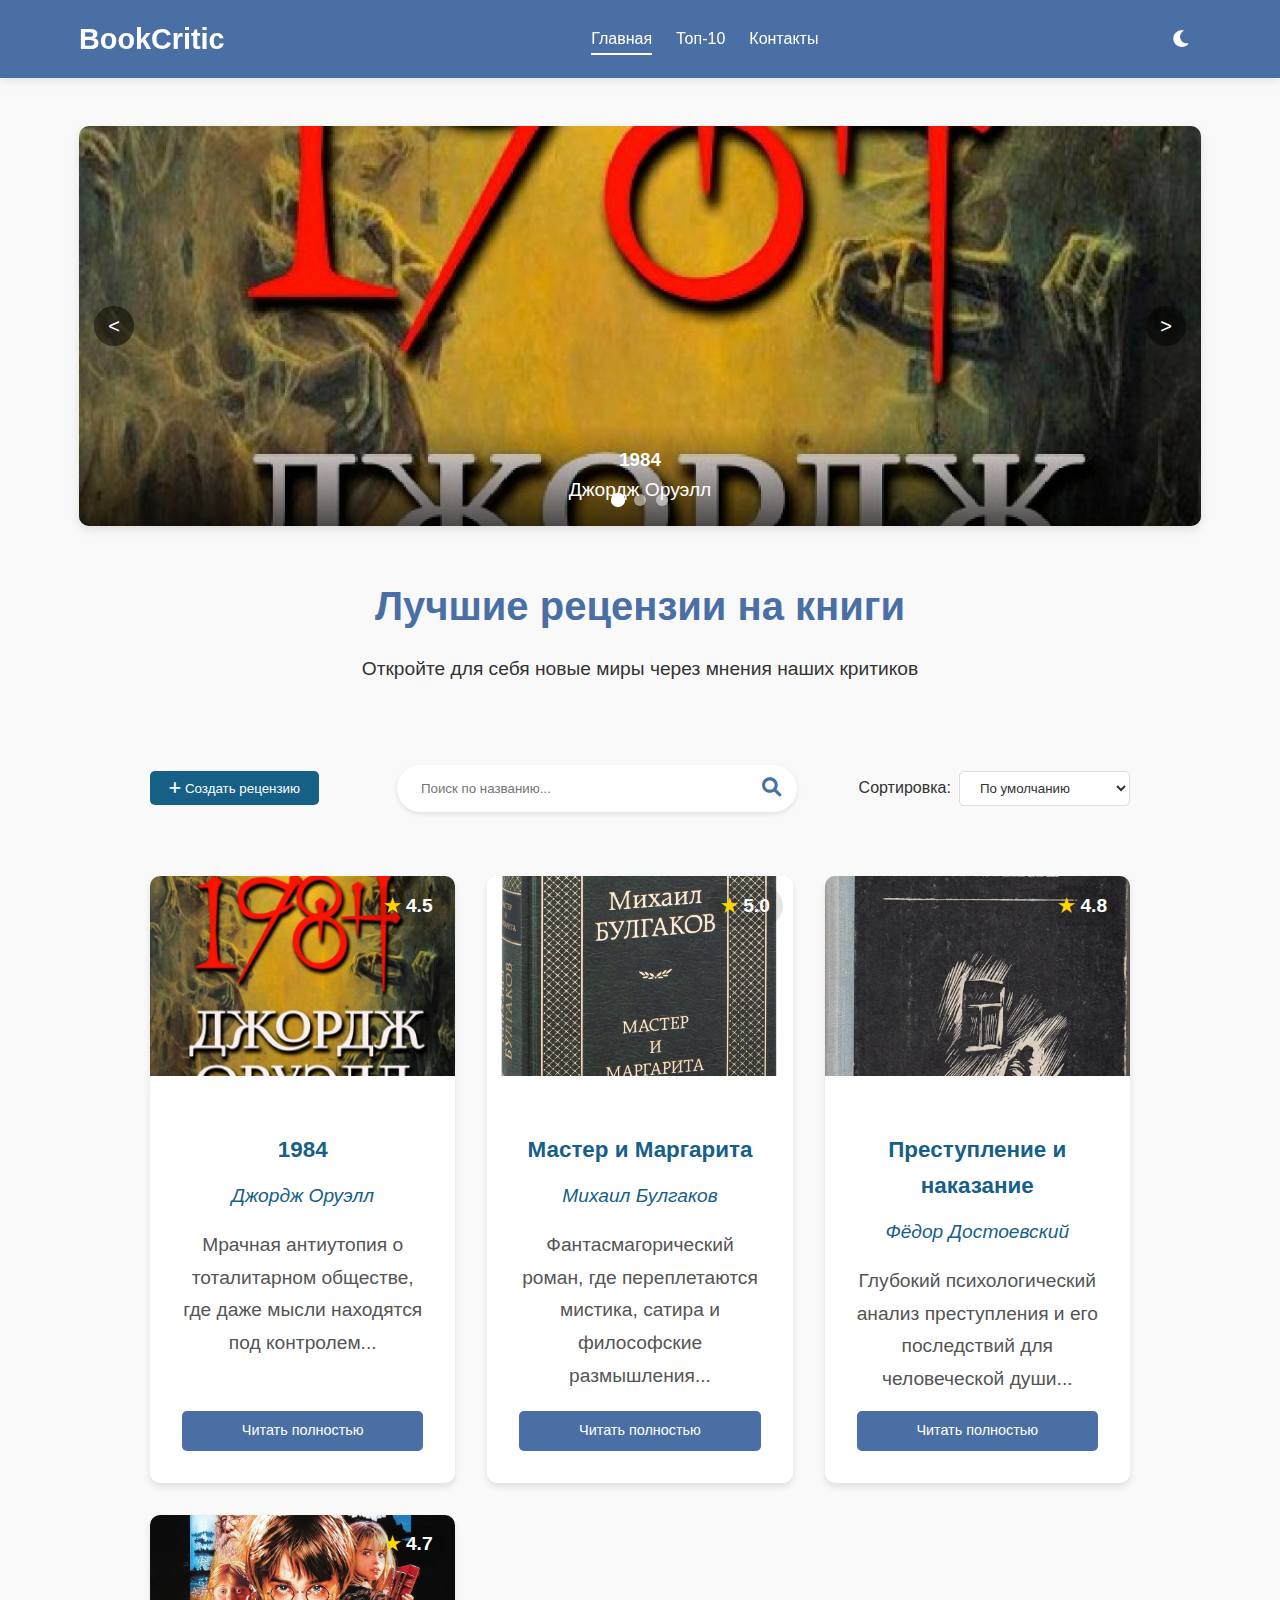
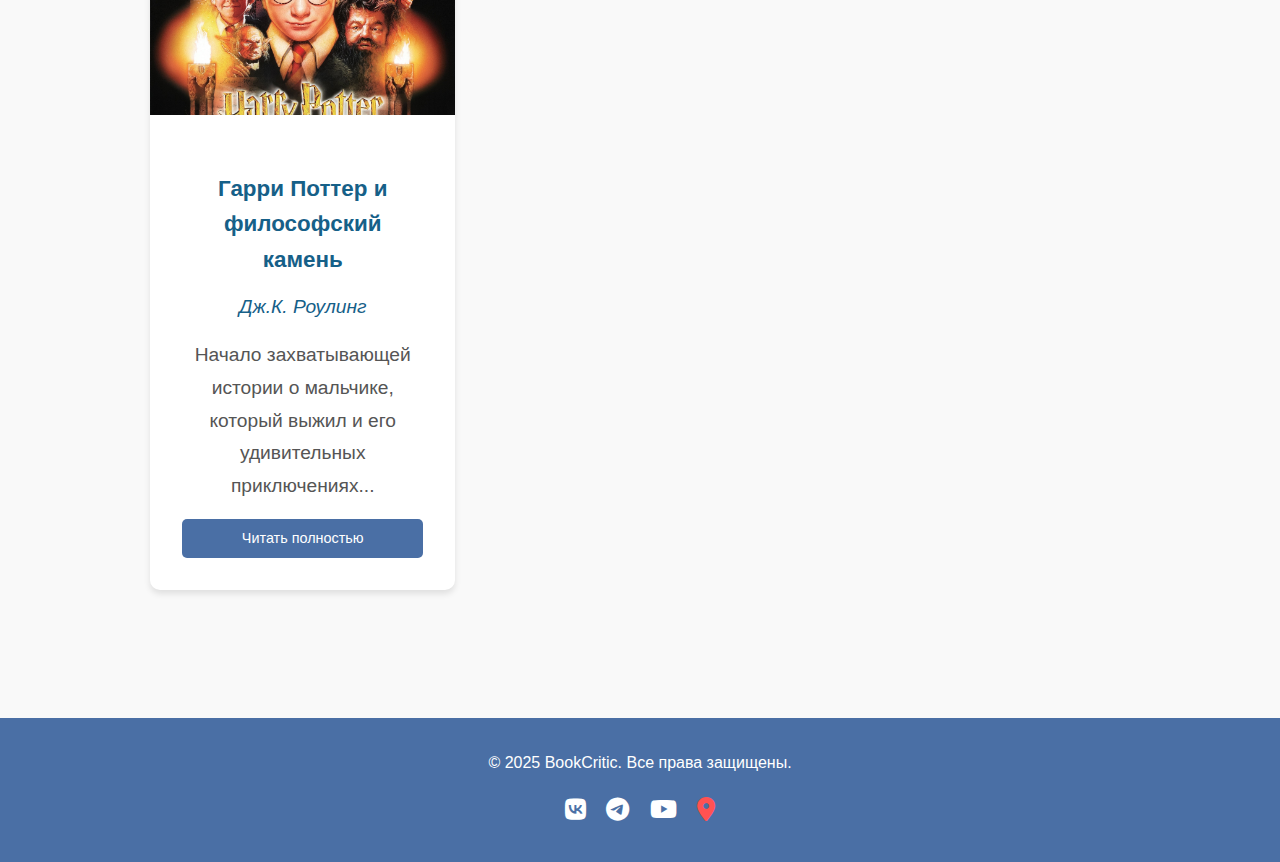
<file: kursa44/index.html>
<!DOCTYPE html>
<html lang="ru">
<head>
  <meta charset="UTF-8">
  <meta name="viewport" content="width=device-width, initial-scale=1.0">
  <title>BookCritic - Рецензии на книги</title>
  <link rel="stylesheet" href="css/style.css">
  <link rel="stylesheet" href="css/poisk.css">
  <link rel="stylesheet" href="css/new_recension.css">
  <link rel="stylesheet" href="https://cdnjs.cloudflare.com/ajax/libs/font-awesome/6.0.0-beta3/css/all.min.css">
</head>
<body class="light-theme">
<header class="header">
  <div class="container">
    <div class="header-inner">
      <a href="./index.html" class="logo">BookCritic</a>
      <nav class="nav">
        <ul>
          <li><a href="index.html" class="active">Главная</a></li>
          <li><a href="top10.html">Топ-10</a></li>
          <li><a href="contacts.html">Контакты</a></li>
        </ul>
      </nav>
      <button class="theme-toggle">
        <i class="fas fa-moon"></i>
        <i class="fas fa-sun"></i>
      </button>
    </div>
  </div>
</header>
<div id="review-modal" class="modal">
  <div class="modal-content">
    <span class="close">&times;</span>
    <h2>Создать новую рецензию</h2>
    <form id="review-form">
      <div class="form-group">
        <label for="book-title">Название книги:</label>
        <input type="text" id="book-title" required>
      </div>
      <div class="form-group">
        <label for="book-author">Автор:</label>
        <input type="text" id="book-author" required>
      </div>
      <div class="form-group">
        <label for="book-image">Ссылка на изображение:</label>
        <input type="url" id="book-image" placeholder="https://example.com/image.jpg">
      </div>
      <div class="form-group">
        <label for="book-review">Рецензия:</label>
        <textarea id="book-review" rows="5" required></textarea>
      </div>
      <div class="form-group">
        <label for="book-pros">Положительные моменты (через запятую):</label>
        <input type="text" id="book-pros" placeholder="Интересный сюжет, Хорошие персонажи">
      </div>
      <div class="form-group">
        <label for="book-cons">Отрицательные моменты (через запятую):</label>
        <input type="text" id="book-cons" placeholder="Медленное начало, Плохая концовка">
      </div>
      <div class="form-group">
        <label for="book-rating">Рейтинг (1-5):</label>
        <div class="rating-stars">
          <i class="far fa-star" data-rating="1"></i>
          <i class="far fa-star" data-rating="2"></i>
          <i class="far fa-star" data-rating="3"></i>
          <i class="far fa-star" data-rating="4"></i>
          <i class="far fa-star" data-rating="5"></i>
          <input type="hidden" id="book-rating" value="0">
        </div>
      </div>
      <button type="submit" class="submit-btn">Опубликовать рецензию</button>
    </form>
  </div>
</div>
<main class="main">
    <div class="container">
      <section class="hero">
        <div class="carousel-container">
          <div class="carousel">
            <div class="carousel-item active">
              <img src="img/1944.jpg" alt="1984">
              <div class="carousel-caption">
                <h3>1984</h3>
                <p>Джордж Оруэлл</p>
              </div>
            </div>
            <div class="carousel-item">
              <img src="img/master.jpg" alt="Мастер и Маргарита">
              <div class="carousel-caption">
                <h3>Мастер и Маргарита</h3>
                <p>Михаил Булгаков</p>
              </div>
            </div>
            <div class="carousel-item">
              <img src="img/crime.jpg" alt="Преступление и наказание">
              <div class="carousel-caption">
                <h3>Преступление и наказание</h3>
                <p>Фёдор Достоевский</p>
              </div>
            </div>
          </div>
          <button class="carousel-control prev">&lt;</button>
          <button class="carousel-control next">&gt;</button>
          <div class="carousel-indicators">
            <span class="active"></span>
            <span></span>
            <span></span>
          </div>
        </div>

  <div class="container">
    <section class="hero">
      <h2>Лучшие рецензии на книги</h2>
      <p>Откройте для себя новые миры через мнения наших критиков</p>
    </section>
    <div class="search-sort-panel">
      <div class="search-box">
        <input type="text" id="search-input" placeholder="Поиск по названию...">
        <button id="search-btn"><i class="fas fa-search"></i></button>
      </div>
      <div class="sort-options">
        <label for="sort-select">Сортировка:</label>
        <select id="sort-select">
          <option value="default">По умолчанию</option>
          <option value="title-asc">По названию (А-Я)</option>
          <option value="title-desc">По названию (Я-А)</option>
          <option value="rating-asc">По рейтингу (↑)</option>
          <option value="rating-desc">По рейтингу (↓)</option>
        </select>
      </div>
    </div>
    <section class="reviews">
      <div class="review-card">
        <div class="review-image">
          <img src="img/1944.jpg" alt="1984">
          <div class="rating">4.5</div>
        </div>
        <div class="review-content">
          <h3>1984</h3>
          <p class="author">Джордж Оруэлл</p>
          <p class="excerpt">Мрачная антиутопия о тоталитарном обществе, где даже мысли находятся под контролем...</p>
          <a href="#" class="read-more">Читать полностью</a>
        </div>
      </div>

      <div class="review-card">
        <div class="review-image">
          <img src="img/master.jpg" alt="Мастер и Маргарита">
          <div class="rating">5.0</div>
        </div>
        <div class="review-content">
          <h3>Мастер и Маргарита</h3>
          <p class="author">Михаил Булгаков</p>
          <p class="excerpt">Фантасмагорический роман, где переплетаются мистика, сатира и философские размышления...</p>
          <a href="master.html" class="read-more">Читать полностью</a>
        </div>
      </div>

      <div class="review-card">
        <div class="review-image">
          <img src="img/crime.jpg" alt="Преступление и наказание">
          <div class="rating">4.8</div>
        </div>
        <div class="review-content">
          <h3>Преступление и наказание</h3>
          <p class="author">Фёдор Достоевский</p>
          <p class="excerpt">Глубокий психологический анализ преступления и его последствий для человеческой души...</p>
          <a href="#" class="read-more">Читать полностью</a>
        </div>
      </div>

      <div class="review-card">
        <div class="review-image">
          <img src="img/harry.jpg" alt="Гарри Поттер и философский камень">
          <div class="rating">4.7</div>
        </div>
        <div class="review-content">
          <h3>Гарри Поттер и философский камень</h3>
          <p class="author">Дж.К. Роулинг</p>
          <p class="excerpt">Начало захватывающей истории о мальчике, который выжил и его удивительных приключениях...</p>
          <a href="#" class="read-more">Читать полностью</a>
        </div>
      </div>
    </section>
  </div>

    </div>
</main>

<footer class="footer">
  <div class="container">
    <p>&copy; 2025 BookCritic. Все права защищены.</p>
    <div class="social-links">
      <a href="#"><i class="fab fa-vk"></i></a>
      <a href="#"><i class="fab fa-telegram"></i></a>
      <a href="#"><i class="fab fa-youtube"></i></a>
      <a href="https://www.google.com/maps/place/%D1%83%D0%BB.+%D0%AF%D0%BA%D1%83%D0%B1%D0%B0+%D0%9A%D0%BE%D0%BB%D0%B0%D1%81%D0%B0+28,+%D0%9C%D0%B8%D0%BD%D1%81%D0%BA,+%D0%91%D0%B5%D0%BB%D0%B0%D1%80%D1%83%D1%81%D1%8C/@53.9255606,27.5914765,17z/data=!3m1!4b1!4m6!3m5!1s0x46dbcf095840a8a3:0x74724d3d8e812c70!8m2!3d53.9255575!4d27.5940514!16s%2Fg%2F11f3k9w7_1?entry=ttu"
         target="_blank"
         class="map-link"
         title="Наш офис на карте">
        <i class="fas fa-map-marker-alt"></i></a>
    </div>
  </div>
</footer>

<script src="js/main.js"></script>
<script src="js/karusel.js"></script>
<script src="js/poisk.js"></script></body>
</html>
</file>
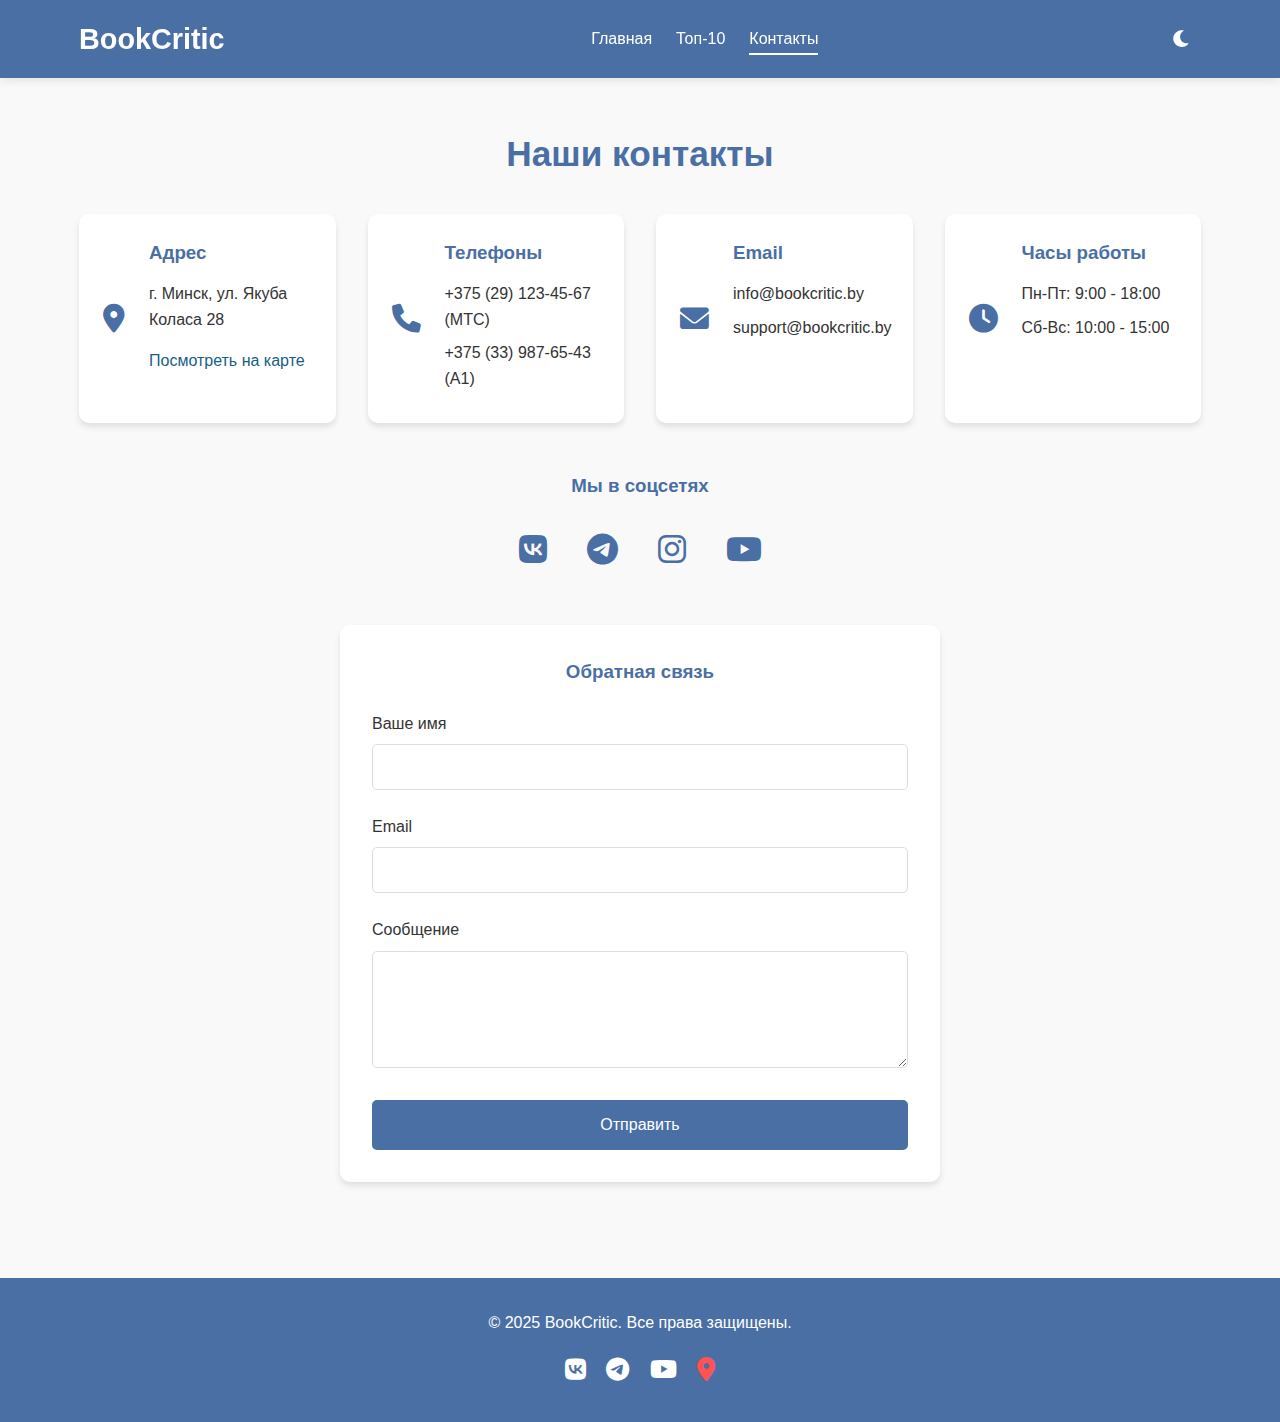
<file: kursa44/contacts.html>
<!DOCTYPE html>
<html lang="ru">
<head>
  <meta charset="UTF-8">
  <meta name="viewport" content="width=device-width, initial-scale=1.0">
  <title>BookCritic - Контакты</title>
  <link rel="stylesheet" href="css/style.css">
  <link rel="stylesheet" href="https://cdnjs.cloudflare.com/ajax/libs/font-awesome/6.0.0-beta3/css/all.min.css">
</head>
<body class="light-theme">
<header class="header">
  <div class="container">
    <div class="header-inner">
      <a href="./index.html" class="logo">BookCritic</a>
      <nav class="nav">
        <ul>
          <li><a href="index.html">Главная</a></li>
          <li><a href="top10.html">Топ-10</a></li>
          <li><a href="contacts.html" class="active">Контакты</a></li>
        </ul>
      </nav>
      <button class="theme-toggle">
        <i class="fas fa-moon"></i>
        <i class="fas fa-sun"></i>
      </button>
    </div>
  </div>
</header>

<main class="main contacts-page">
  <div class="container">
    <section class="contacts-section">
      <h2>Наши контакты</h2>

      <div class="contacts-grid">
        <div class="contact-card">
          <div class="contact-icon">
            <i class="fas fa-map-marker-alt"></i>
          </div>
          <div class="contact-info">
            <h3>Адрес</h3>
            <p>г. Минск, ул. Якуба Коласа 28</p>
            <a href="https://www.google.com/maps/place/%D1%83%D0%BB.+%D0%AF%D0%BA%D1%83%D0%B1%D0%B0+%D0%9A%D0%BE%D0%BB%D0%B0%D1%81%D0%B0+28,+%D0%9C%D0%B8%D0%BD%D1%81%D0%BA,+%D0%91%D0%B5%D0%BB%D0%B0%D1%80%D1%83%D1%81%D1%8C/@53.9255606,27.5914765,17z/data=!3m1!4b1!4m6!3m5!1s0x46dbcf095840a8a3:0x74724d3d8e812c70!8m2!3d53.9255575!4d27.5940514!16s%2Fg%2F11f3k9w7_1?entry=ttu"
               target="_blank"
               class="map-link">
              Посмотреть на карте
            </a>
          </div>
        </div>

        <div class="contact-card">
          <div class="contact-icon">
            <i class="fas fa-phone"></i>
          </div>
          <div class="contact-info">
            <h3>Телефоны</h3>
            <p>+375 (29) 123-45-67 (МТС)</p>
            <p>+375 (33) 987-65-43 (A1)</p>
          </div>
        </div>

        <div class="contact-card">
          <div class="contact-icon">
            <i class="fas fa-envelope"></i>
          </div>
          <div class="contact-info">
            <h3>Email</h3>
            <p>info@bookcritic.by</p>
            <p>support@bookcritic.by</p>
          </div>
        </div>

        <div class="contact-card">
          <div class="contact-icon">
            <i class="fas fa-clock"></i>
          </div>
          <div class="contact-info">
            <h3>Часы работы</h3>
            <p>Пн-Пт: 9:00 - 18:00</p>
            <p>Сб-Вс: 10:00 - 15:00</p>
          </div>
        </div>
      </div>

      <div class="social-block">
        <h3>Мы в соцсетях</h3>
        <div class="social-links">
          <a href="#" target="_blank"><i class="fab fa-vk"></i></a>
          <a href="#" target="_blank"><i class="fab fa-telegram"></i></a>
          <a href="#" target="_blank"><i class="fab fa-instagram"></i></a>
          <a href="#" target="_blank"><i class="fab fa-youtube"></i></a>
        </div>
      </div>

      <div class="feedback-form">
        <h3>Обратная связь</h3>
        <form>
          <div class="form-group">
            <label for="name">Ваше имя</label>
            <input type="text" id="name" required>
          </div>
          <div class="form-group">
            <label for="email">Email</label>
            <input type="email" id="email" required>
          </div>
          <div class="form-group">
            <label for="message">Сообщение</label>
            <textarea id="message" rows="5" required></textarea>
          </div>
          <button type="submit" class="submit-btn">Отправить</button>
        </form>
      </div>
    </section>
  </div>
</main>

<footer class="footer">
  <div class="container">
    <p>&copy; 2025 BookCritic. Все права защищены.</p>
    <div class="social-links">
      <a href="#"><i class="fab fa-vk"></i></a>
      <a href="#"><i class="fab fa-telegram"></i></a>
      <a href="#"><i class="fab fa-youtube"></i></a>
      <a href="contacts.html" class="map-link">
        <i class="fas fa-map-marker-alt"></i>
      </a>
    </div>
  </div>
</footer>

<script src="js/main.js"></script>
</body>
</html>
</file>
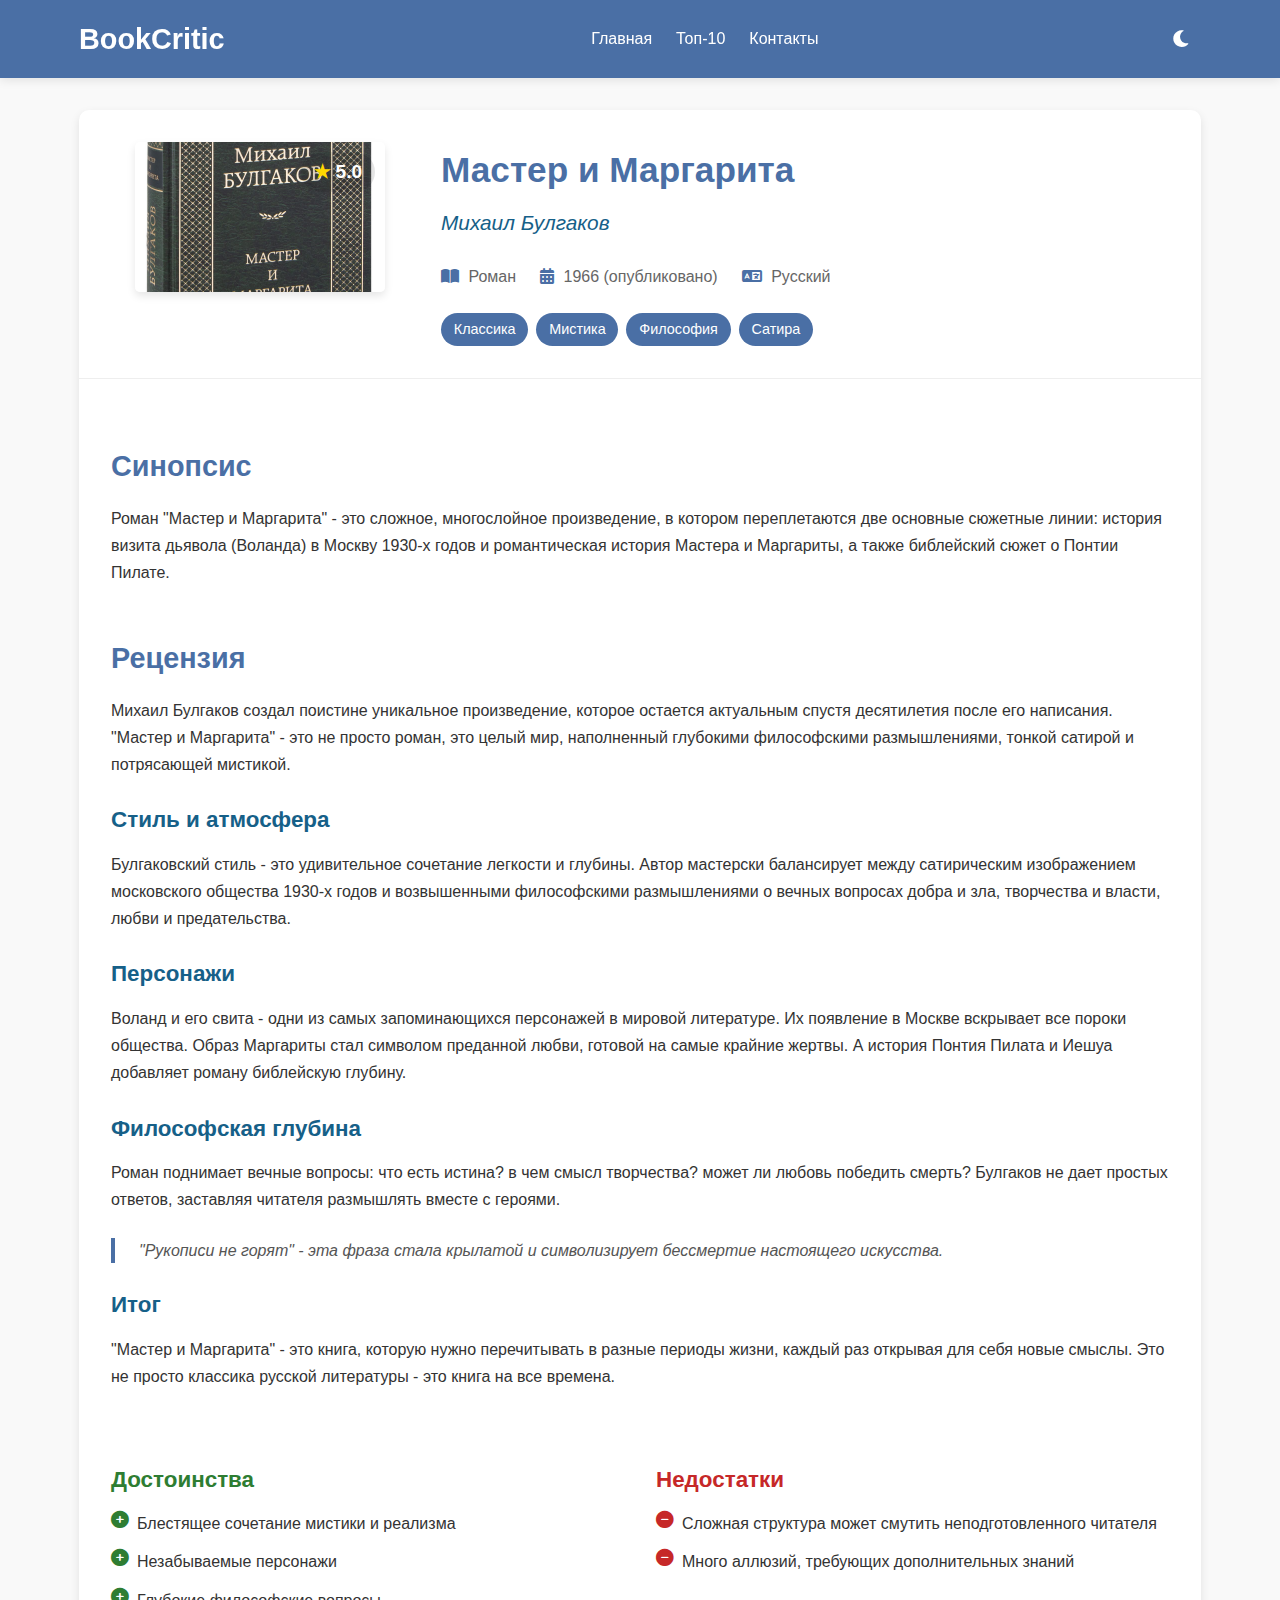
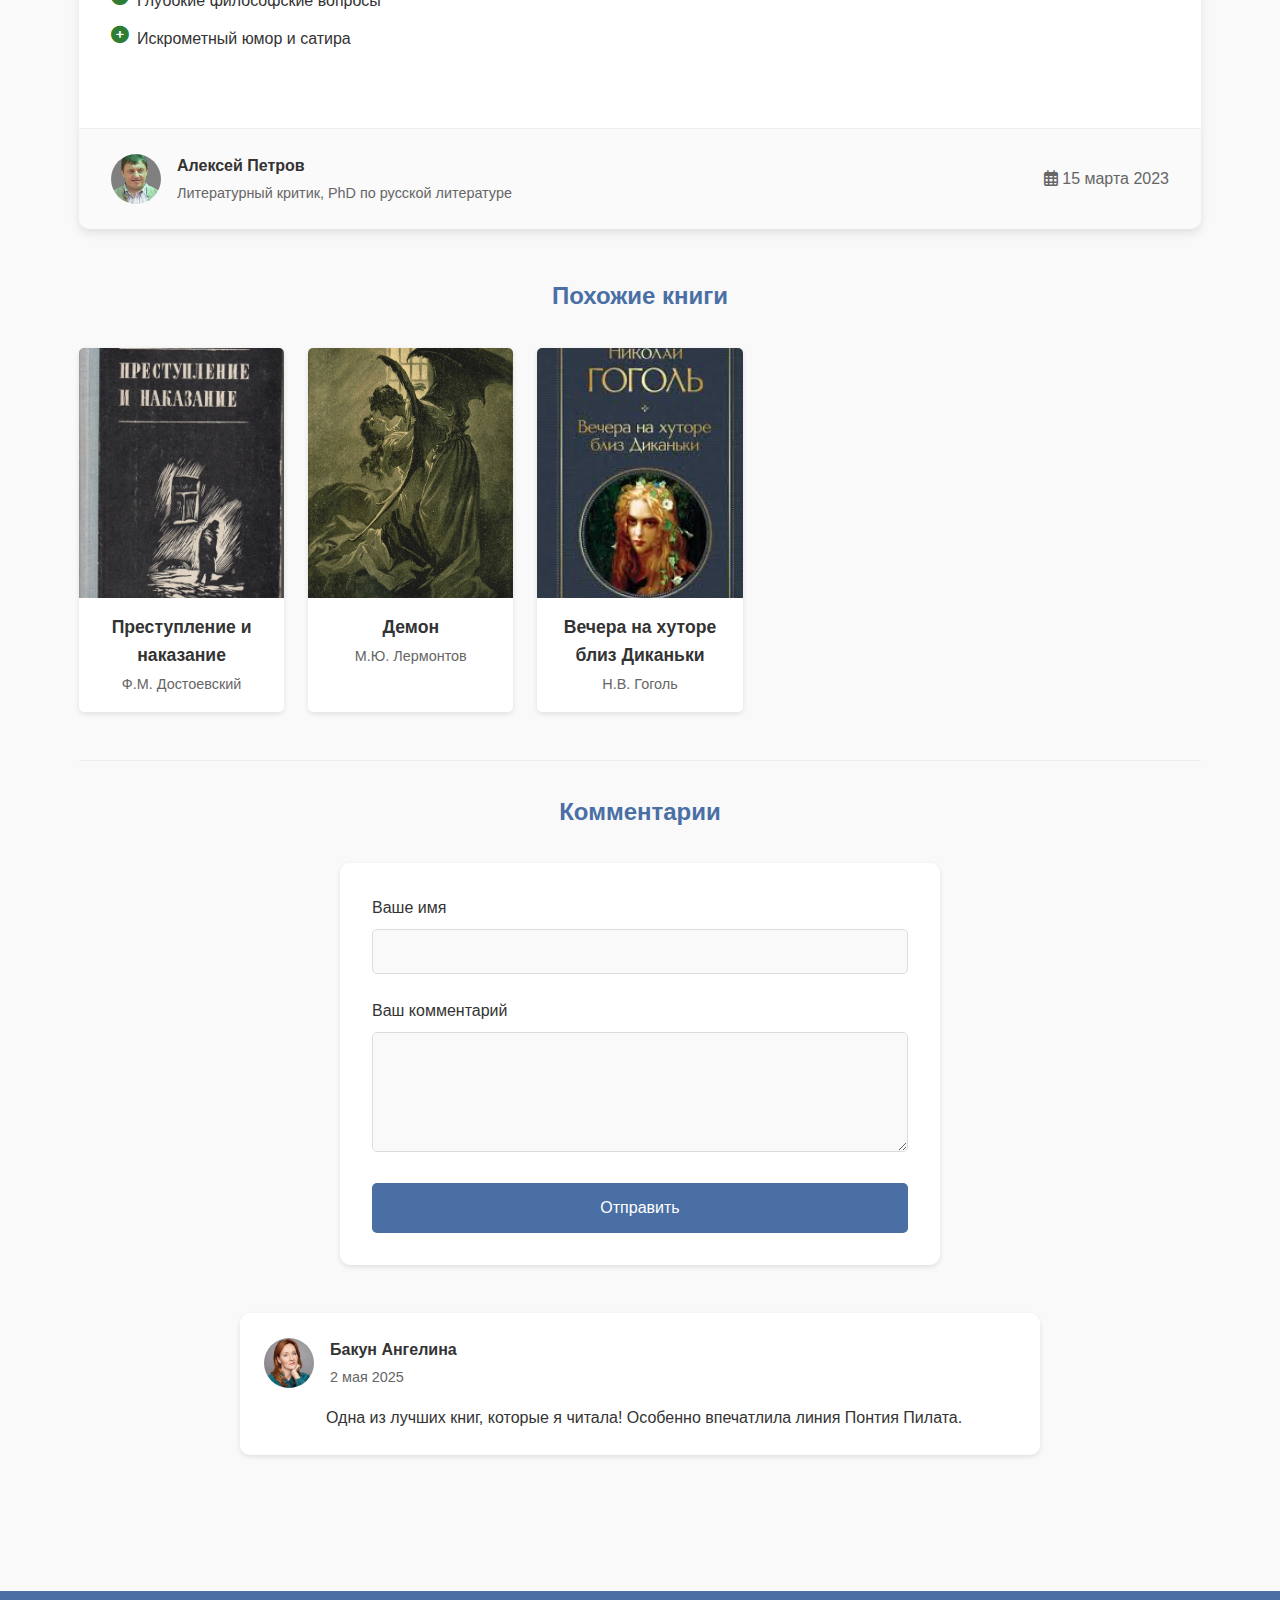
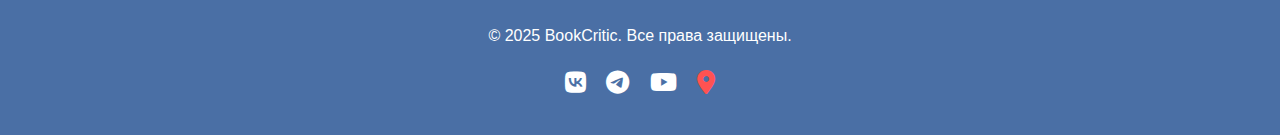
<file: kursa44/master.html>
<!DOCTYPE html>
<html lang="ru">
<head>
  <meta charset="UTF-8">
  <meta name="viewport" content="width=device-width, initial-scale=1.0">
  <title>BookCritic - Мастер и Маргарита</title>
  <link rel="stylesheet" href="css/style.css">
  <link rel="stylesheet" href="https://cdnjs.cloudflare.com/ajax/libs/font-awesome/6.0.0-beta3/css/all.min.css">
</head>
<body class="light-theme">
<header class="header">
  <div class="container">
    <div class="header-inner">
      <a href="./index.html" class="logo">BookCritic</a>
      <nav class="nav">
        <ul>
          <li><a href="index.html">Главная</a></li>
          <li><a href="top10.html">Топ-10</a></li>
          <li><a href="contacts.html">Контакты</a></li>
        </ul>
      </nav>
      <button class="theme-toggle">
        <i class="fas fa-moon"></i>
        <i class="fas fa-sun"></i>
      </button>
    </div>
  </div>
</header>

<main class="main book-review">
  <div class="container">
    <article class="review-article">
      <div class="book-header">
        <div class="book-cover">
          <img src="img/master.jpg" alt="Обложка книги Мастер и Маргарита">
          <div class="rating">5.0</div>
        </div>
        <div class="book-meta">
          <h1>Мастер и Маргарита</h1>
          <p class="author">Михаил Булгаков</p>
          <div class="details">
            <span><i class="fas fa-book-open"></i> Роман</span>
            <span><i class="fas fa-calendar-alt"></i> 1966 (опубликовано)</span>
            <span><i class="fas fa-language"></i> Русский</span>
          </div>
          <div class="tags">
            <span class="tag">Классика</span>
            <span class="tag">Мистика</span>
            <span class="tag">Философия</span>
            <span class="tag">Сатира</span>
          </div>
        </div>
      </div>

      <div class="review-content">
        <section class="synopsis">
          <h2>Синопсис</h2>
          <p>Роман "Мастер и Маргарита" - это сложное, многослойное произведение, в котором переплетаются две основные сюжетные линии: история визита дьявола (Воланда) в Москву 1930-х годов и романтическая история Мастера и Маргариты, а также библейский сюжет о Понтии Пилате.</p>
        </section>

        <section class="review-text">
          <h2>Рецензия</h2>
          <p>Михаил Булгаков создал поистине уникальное произведение, которое остается актуальным спустя десятилетия после его написания. "Мастер и Маргарита" - это не просто роман, это целый мир, наполненный глубокими философскими размышлениями, тонкой сатирой и потрясающей мистикой.</p>

          <h3>Стиль и атмосфера</h3>
          <p>Булгаковский стиль - это удивительное сочетание легкости и глубины. Автор мастерски балансирует между сатирическим изображением московского общества 1930-х годов и возвышенными философскими размышлениями о вечных вопросах добра и зла, творчества и власти, любви и предательства.</p>

          <h3>Персонажи</h3>
          <p>Воланд и его свита - одни из самых запоминающихся персонажей в мировой литературе. Их появление в Москве вскрывает все пороки общества. Образ Маргариты стал символом преданной любви, готовой на самые крайние жертвы. А история Понтия Пилата и Иешуа добавляет роману библейскую глубину.</p>

          <h3>Философская глубина</h3>
          <p>Роман поднимает вечные вопросы: что есть истина? в чем смысл творчества? может ли любовь победить смерть? Булгаков не дает простых ответов, заставляя читателя размышлять вместе с героями.</p>

          <blockquote>
            "Рукописи не горят" - эта фраза стала крылатой и символизирует бессмертие настоящего искусства.
          </blockquote>

          <h3>Итог</h3>
          <p>"Мастер и Маргарита" - это книга, которую нужно перечитывать в разные периоды жизни, каждый раз открывая для себя новые смыслы. Это не просто классика русской литературы - это книга на все времена.</p>
        </section>

        <section class="pros-cons">
          <div class="pros">
            <h3>Достоинства</h3>
            <ul>
              <li><i class="fas fa-plus-circle"></i> Блестящее сочетание мистики и реализма</li>
              <li><i class="fas fa-plus-circle"></i> Незабываемые персонажи</li>
              <li><i class="fas fa-plus-circle"></i> Глубокие философские вопросы</li>
              <li><i class="fas fa-plus-circle"></i> Искрометный юмор и сатира</li>
            </ul>
          </div>
          <div class="cons">
            <h3>Недостатки</h3>
            <ul>
              <li><i class="fas fa-minus-circle"></i> Сложная структура может смутить неподготовленного читателя</li>
              <li><i class="fas fa-minus-circle"></i> Много аллюзий, требующих дополнительных знаний</li>
            </ul>
          </div>
        </section>
      </div>

      <div class="review-footer">
        <div class="reviewer-info">
          <img src="img/aleks.jpg" alt="Аватар рецензента" class="reviewer-avatar">
          <div>
            <p class="reviewer-name">Алексей Петров</p>
            <p class="reviewer-bio">Литературный критик, PhD по русской литературе</p>
          </div>
        </div>
        <div class="review-date">
          <i class="far fa-calendar-alt"></i> 15 марта 2023
        </div>
      </div>
    </article>

    <section class="similar-books">
      <h2>Похожие книги</h2>
      <div class="books-grid">
        <div class="similar-book">
          <img src="img/crime.jpg" alt="Преступление и наказание">
          <h3>Преступление и наказание</h3>
          <p>Ф.М. Достоевский</p>
        </div>
        <div class="similar-book">
          <img src="img/demon.jpeg" alt="Демон">
          <h3>Демон</h3>
          <p>М.Ю. Лермонтов</p>
        </div>
        <div class="similar-book">
          <img src="img/gogol.jpg" alt="Вечера на хуторе близ Диканьки">
          <h3>Вечера на хуторе близ Диканьки</h3>
          <p>Н.В. Гоголь</p>
        </div>
      </div>
    </section>
    <section class="comments-section">
      <div class="container">
        <h2>Комментарии</h2>

        <form class="comment-form">
          <div class="form-group">
            <label for="comment-name">Ваше имя</label>
            <input type="text" id="comment-name" required>
          </div>
          <div class="form-group">
            <label for="comment-text">Ваш комментарий</label>
            <textarea id="comment-text" rows="4" required></textarea>
          </div>
          <button type="submit" class="submit-btn">Отправить</button>
        </form>

        <div class="comments-list">
          <!-- Пример существующего комментария -->
          <div class="comment">
            <div class="comment-header">
              <img src="img/user_avatar.jpeg" alt="Аватар пользователя" class="comment-avatar">
              <div>
                <p class="comment-author">Бакун Ангелина</p>
                <p class="comment-date">2 мая 2025</p>
              </div>
            </div>
            <div class="comment-text">
              <p>Одна из лучших книг, которые я читала! Особенно впечатлила линия Понтия Пилата.</p>
            </div>
          </div>
        </div>
      </div>
    </section>
  </div>
</main>

<footer class="footer">
  <div class="container">
    <p>&copy; 2025 BookCritic. Все права защищены.</p>
    <div class="social-links">
      <a href="#"><i class="fab fa-vk"></i></a>
      <a href="#"><i class="fab fa-telegram"></i></a>
      <a href="#"><i class="fab fa-youtube"></i></a>
      <a href="contacts.html" class="map-link">
        <i class="fas fa-map-marker-alt"></i>
      </a>
    </div>
  </div>
</footer>

<script src="js/main.js"></script>
</body>
</html>
</file>
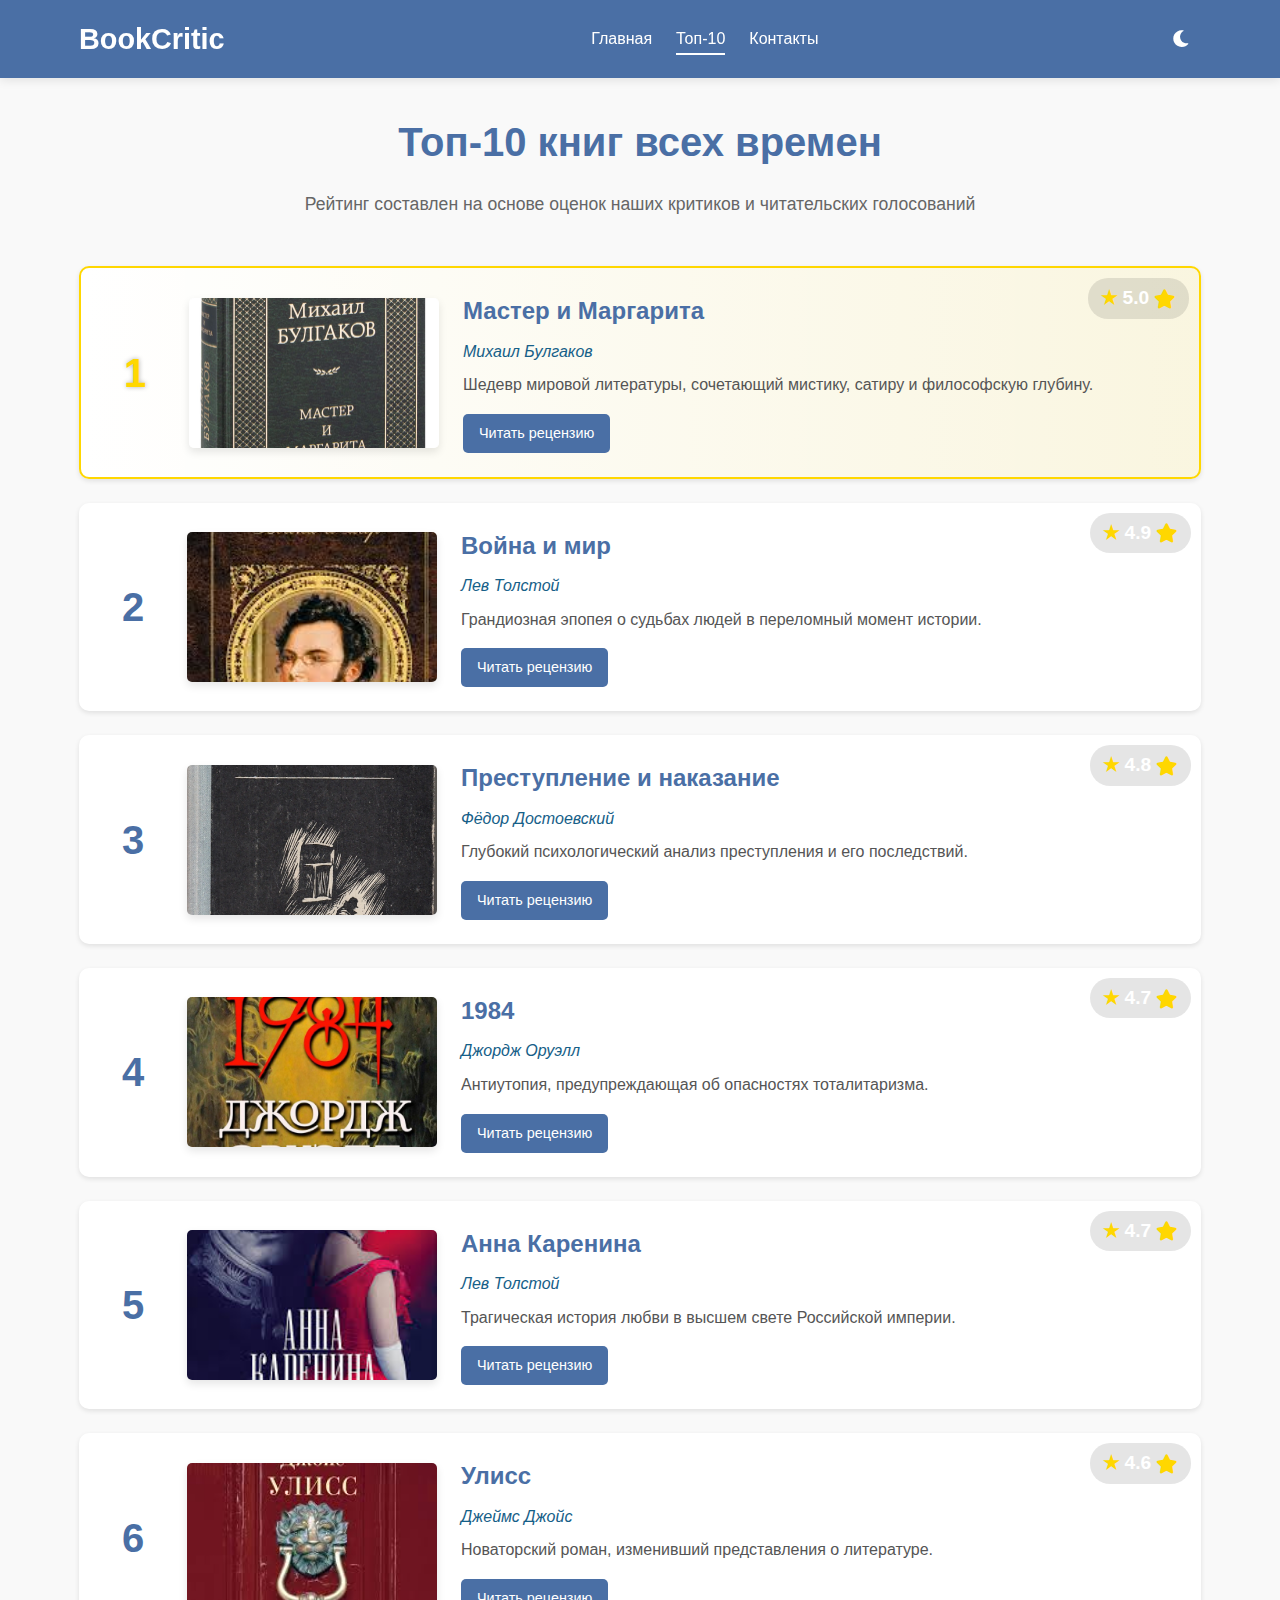
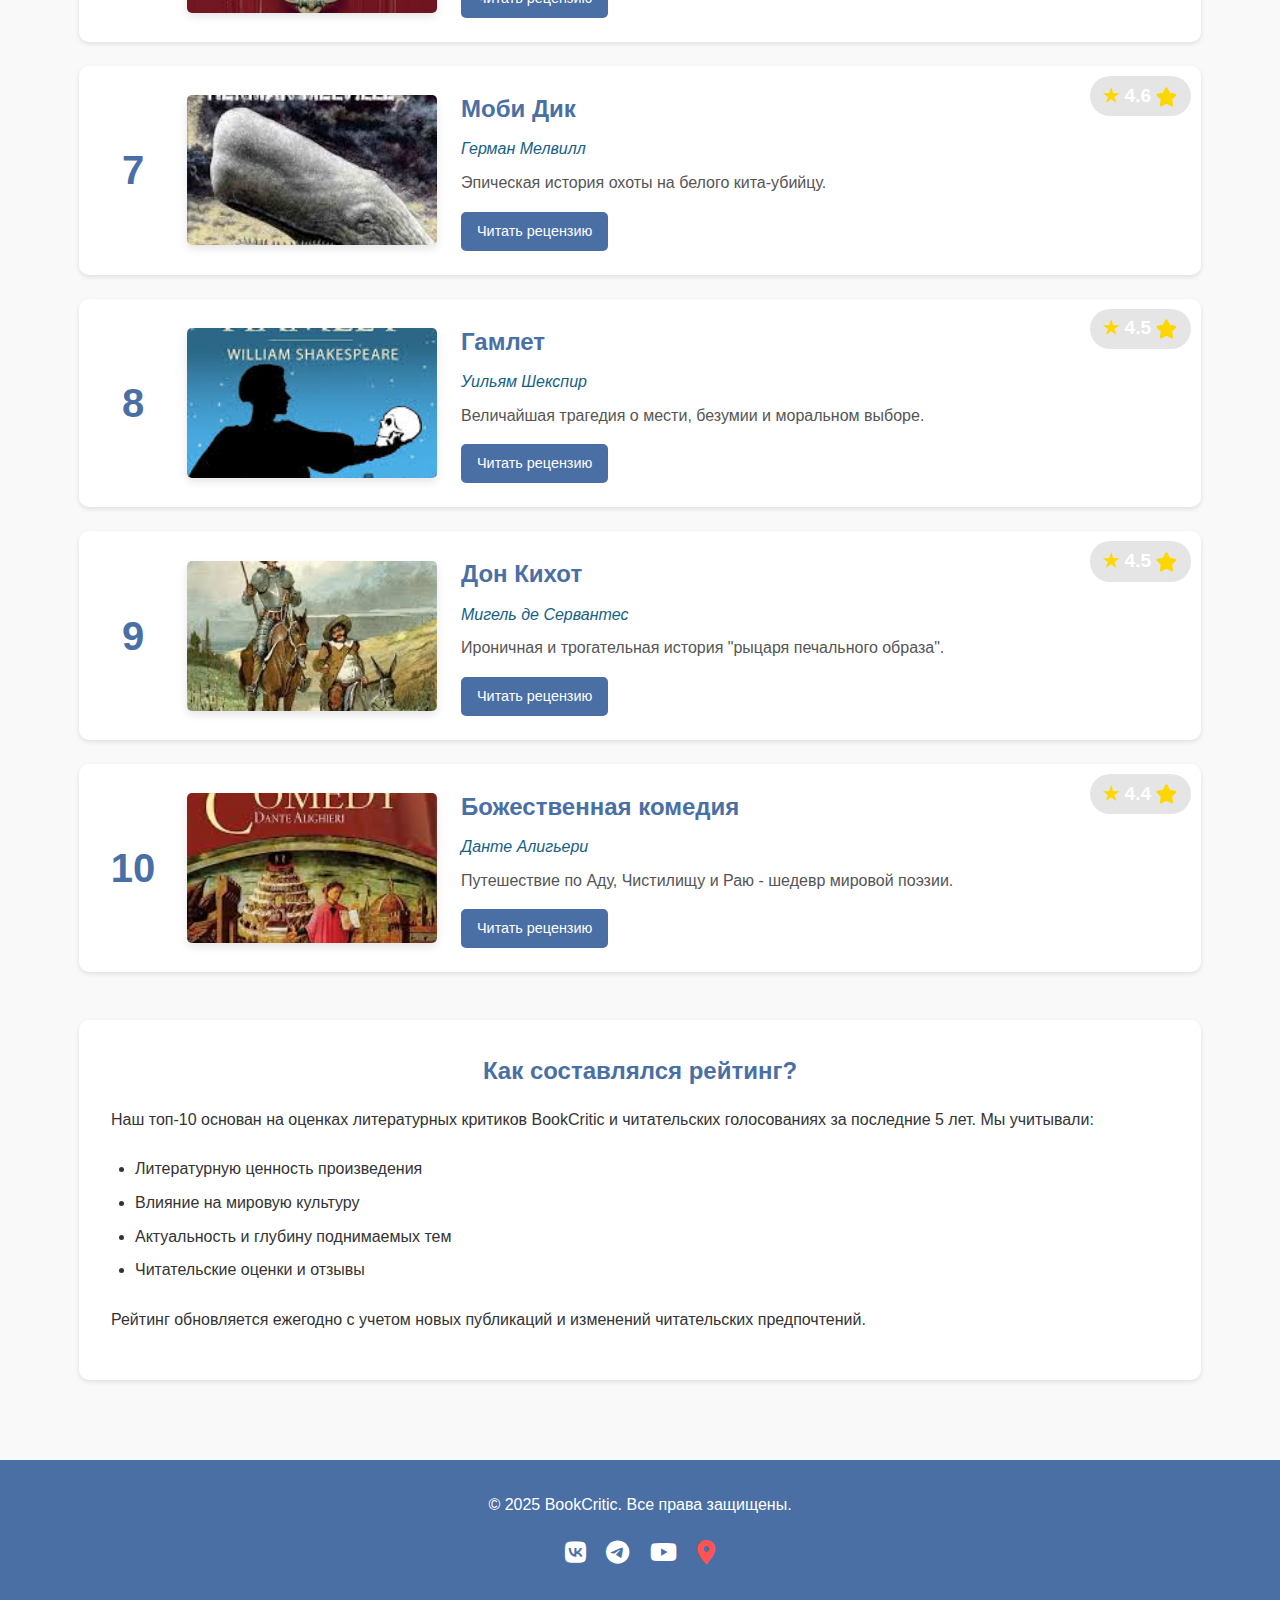
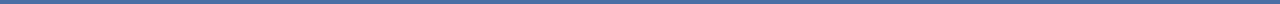
<file: kursa44/top10.html>
<!DOCTYPE html>
<html lang="ru">
<head>
  <meta charset="UTF-8">
  <meta name="viewport" content="width=device-width, initial-scale=1.0">
  <title>BookCritic - Топ-10 книг</title>
  <link rel="stylesheet" href="css/style.css">
  <link rel="stylesheet" href="https://cdnjs.cloudflare.com/ajax/libs/font-awesome/6.0.0-beta3/css/all.min.css">
</head>
<body class="light-theme">
<header class="header">
  <div class="container">
    <div class="header-inner">
      <a href="./index.html" class="logo">BookCritic</a>
      <nav class="nav">
        <ul>
          <li><a href="index.html">Главная</a></li>
          <li><a href="top10.html" class="active">Топ-10</a></li>
          <li><a href="contacts.html">Контакты</a></li>
        </ul>
      </nav>
      <button class="theme-toggle">
        <i class="fas fa-moon"></i>
        <i class="fas fa-sun"></i>
      </button>
    </div>
  </div>
</header>

<main class="main top10-page">
  <div class="container">
    <section class="top10-header">
      <h1>Топ-10 книг всех времен</h1>
      <p>Рейтинг составлен на основе оценок наших критиков и читательских голосований</p>
    </section>

    <div class="top10-grid">
      <!-- Книга 1 -->
      <div class="top10-book top">
        <div class="book-rank">1</div>
        <div class="book-cover">
          <img src="img/master.jpg" alt="Мастер и Маргарита">
        </div>
        <div class="book-info">
          <h2>Мастер и Маргарита</h2>
          <p class="author">Михаил Булгаков</p>
          <div class="rating">5.0 <i class="fas fa-star"></i></div>
          <p class="excerpt">Шедевр мировой литературы, сочетающий мистику, сатиру и философскую глубину.</p>
          <a href="master.html" class="read-more">Читать рецензию</a>
        </div>
      </div>

      <!-- Книга 2 -->
      <div class="top10-book">
        <div class="book-rank">2</div>
        <div class="book-cover">
          <img src="img/war.jpg" alt="Война и мир">
        </div>
        <div class="book-info">
          <h2>Война и мир</h2>
          <p class="author">Лев Толстой</p>
          <div class="rating">4.9 <i class="fas fa-star"></i></div>
          <p class="excerpt">Грандиозная эпопея о судьбах людей в переломный момент истории.</p>
          <a href="#" class="read-more">Читать рецензию</a>
        </div>
      </div>

      <!-- Книга 3 -->
      <div class="top10-book">
        <div class="book-rank">3</div>
        <div class="book-cover">
          <img src="img/crime.jpg" alt="Преступление и наказание">
        </div>
        <div class="book-info">
          <h2>Преступление и наказание</h2>
          <p class="author">Фёдор Достоевский</p>
          <div class="rating">4.8 <i class="fas fa-star"></i></div>
          <p class="excerpt">Глубокий психологический анализ преступления и его последствий.</p>
          <a href="#" class="read-more">Читать рецензию</a>
        </div>
      </div>

      <!-- Книга 4 -->
      <div class="top10-book">
        <div class="book-rank">4</div>
        <div class="book-cover">
          <img src="img/1944.jpg" alt="1984">
        </div>
        <div class="book-info">
          <h2>1984</h2>
          <p class="author">Джордж Оруэлл</p>
          <div class="rating">4.7 <i class="fas fa-star"></i></div>
          <p class="excerpt">Антиутопия, предупреждающая об опасностях тоталитаризма.</p>
          <a href="#" class="read-more">Читать рецензию</a>
        </div>
      </div>

      <!-- Книга 5 -->
      <div class="top10-book">
        <div class="book-rank">5</div>
        <div class="book-cover">
          <img src="img/anna.jpg" alt="Анна Каренина">
        </div>
        <div class="book-info">
          <h2>Анна Каренина</h2>
          <p class="author">Лев Толстой</p>
          <div class="rating">4.7 <i class="fas fa-star"></i></div>
          <p class="excerpt">Трагическая история любви в высшем свете Российской империи.</p>
          <a href="#" class="read-more">Читать рецензию</a>
        </div>
      </div>

      <!-- Книга 6 -->
      <div class="top10-book">
        <div class="book-rank">6</div>
        <div class="book-cover">
          <img src="img/yluss.jpg" alt="Улисс">
        </div>
        <div class="book-info">
          <h2>Улисс</h2>
          <p class="author">Джеймс Джойс</p>
          <div class="rating">4.6 <i class="fas fa-star"></i></div>
          <p class="excerpt">Новаторский роман, изменивший представления о литературе.</p>
          <a href="#" class="read-more">Читать рецензию</a>
        </div>
      </div>

      <!-- Книга 7 -->
      <div class="top10-book">
        <div class="book-rank">7</div>
        <div class="book-cover">
          <img src="img/moby-dick.jpg" alt="Моби Дик">
        </div>
        <div class="book-info">
          <h2>Моби Дик</h2>
          <p class="author">Герман Мелвилл</p>
          <div class="rating">4.6 <i class="fas fa-star"></i></div>
          <p class="excerpt">Эпическая история охоты на белого кита-убийцу.</p>
          <a href="#" class="read-more">Читать рецензию</a>
        </div>
      </div>

      <!-- Книга 8 -->
      <div class="top10-book">
        <div class="book-rank">8</div>
        <div class="book-cover">
          <img src="img/hamlet.jpg" alt="Гамлет">
        </div>
        <div class="book-info">
          <h2>Гамлет</h2>
          <p class="author">Уильям Шекспир</p>
          <div class="rating">4.5 <i class="fas fa-star"></i></div>
          <p class="excerpt">Величайшая трагедия о мести, безумии и моральном выборе.</p>
          <a href="#" class="read-more">Читать рецензию</a>
        </div>
      </div>

      <!-- Книга 9 -->
      <div class="top10-book">
        <div class="book-rank">9</div>
        <div class="book-cover">
          <img src="img/don.jpg" alt="Дон Кихот">
        </div>
        <div class="book-info">
          <h2>Дон Кихот</h2>
          <p class="author">Мигель де Сервантес</p>
          <div class="rating">4.5 <i class="fas fa-star"></i></div>
          <p class="excerpt">Ироничная и трогательная история "рыцаря печального образа".</p>
          <a href="#" class="read-more">Читать рецензию</a>
        </div>
      </div>

      <!-- Книга 10 -->
      <div class="top10-book">
        <div class="book-rank">10</div>
        <div class="book-cover">
          <img src="img/divine-comedy.jpg" alt="Божественная комедия">
        </div>
        <div class="book-info">
          <h2>Божественная комедия</h2>
          <p class="author">Данте Алигьери</p>
          <div class="rating">4.4 <i class="fas fa-star"></i></div>
          <p class="excerpt">Путешествие по Аду, Чистилищу и Раю - шедевр мировой поэзии.</p>
          <a href="#" class="read-more">Читать рецензию</a>
        </div>
      </div>
    </div>

    <section class="top10-footer">
      <h2>Как составлялся рейтинг?</h2>
      <p>Наш топ-10 основан на оценках литературных критиков BookCritic и читательских голосованиях за последние 5 лет. Мы учитывали:</p>
      <ul>
        <li>Литературную ценность произведения</li>
        <li>Влияние на мировую культуру</li>
        <li>Актуальность и глубину поднимаемых тем</li>
        <li>Читательские оценки и отзывы</li>
      </ul>
      <p>Рейтинг обновляется ежегодно с учетом новых публикаций и изменений читательских предпочтений.</p>
    </section>
  </div>
</main>

<footer class="footer">
  <div class="container">
    <p>&copy; 2025 BookCritic. Все права защищены.</p>
    <div class="social-links">
      <a href="#"><i class="fab fa-vk"></i></a>
      <a href="#"><i class="fab fa-telegram"></i></a>
      <a href="#"><i class="fab fa-youtube"></i></a>
      <a href="contacts.html" class="map-link">
        <i class="fas fa-map-marker-alt"></i>
      </a>
    </div>
  </div>
</footer>

<script src="js/main.js"></script>
</body>
</html>
</file>
<file: kursa44/css/style.css>
/* Base Styles */
:root {
  --primary-color: #4a6fa5;
  --secondary-color: #166088;
  --accent-color: #4fc3f7;
  --text-color: #333;
  --bg-color: #f9f9f9;
  --card-bg: #ffffff;
  --shadow-color: rgba(0, 0, 0, 0.1);
  --transition: all 0.3s ease;
}

.dark-theme {
  --primary-color: #64b5f6;
  --secondary-color: #1976d2;
  --accent-color: #4fc3f7;
  --text-color: #e0e0e0;
  --bg-color: #121212;
  --card-bg: #1e1e1e;
  --shadow-color: rgba(0, 0, 0, 0.3);
}

* {
  margin: 0;
  padding: 0;
  box-sizing: border-box;
}

body {
  font-family: 'Segoe UI', Tahoma, Geneva, Verdana, sans-serif;
  line-height: 1.6;
  color: var(--text-color);
  background-color: var(--bg-color);
  transition: background-color 0.3s ease, color 0.3s ease;
}

.container {
  width: 90%;
  max-width: 1200px;
  margin: 0 auto;
  padding: 0 15px;
}

/* Header Styles */
.header {
  background-color: var(--primary-color);
  color: white;
  padding: 1rem 0;
  box-shadow: 0 2px 10px var(--shadow-color);
  position: sticky;
  top: 0;
  z-index: 100;
  transition: var(--transition);
}

.header-inner {
  display: flex;
  justify-content: space-between;
  align-items: center;
}

.logo {
  font-size: 1.8rem;
  font-weight: 700;
  color: white;
  text-decoration: none;
}

.nav ul {
  display: flex;
  list-style: none;
}

.nav ul li {
  margin-left: 1.5rem;
}

.nav ul li a {
  color: white;
  text-decoration: none;
  font-weight: 500;
  transition: var(--transition);
  padding: 0.5rem 0;
  position: relative;
}

.nav ul li a.active:after,
.nav ul li a:hover:after {
  content: '';
  position: absolute;
  bottom: 0;
  left: 0;
  width: 100%;
  height: 2px;
  background-color: white;
}

.theme-toggle {
  background: none;
  border: none;
  color: white;
  font-size: 1.2rem;
  cursor: pointer;
  position: relative;
  width: 40px;
  height: 40px;
  display: flex;
  align-items: center;
  justify-content: center;
}

.theme-toggle .fa-sun {
  display: none;
}

.dark-theme .theme-toggle .fa-moon {
  display: none;
}

.dark-theme .theme-toggle .fa-sun {
  display: block;
}

/* Hero Section */
.hero {
  text-align: center;
  padding: 3rem 0;
  margin-bottom: 2rem;
}

.hero h2 {
  font-size: 2.5rem;
  margin-bottom: 1rem;
  color: var(--primary-color);
}

.hero p {
  font-size: 1.2rem;
  max-width: 700px;
  margin: 0 auto;
}

/* Reviews Section - Z-Pattern Layout */
.reviews {
  display: grid;
  grid-template-columns: repeat(auto-fill, minmax(300px, 1fr));
  gap: 2rem;
  padding: 2rem 0;
}

.review-card {
  background: var(--card-bg);
  border-radius: 10px;
  overflow: hidden;
  box-shadow: 0 4px 6px var(--shadow-color);
  transition: var(--transition);
  display: flex;
  flex-direction: column;
}

.review-card:hover {
  transform: translateY(-10px);
  box-shadow: 0 10px 20px var(--shadow-color);
}

.review-image {
  position: relative;
  height: 200px;
  overflow: hidden;
}

.review-image img {
  width: 100%;
  height: 100%;
  object-fit: cover;
  transition: var(--transition);
}

.review-card:hover .review-image img {
  transform: scale(1.05);
}

.rating {
  position: absolute;
  top: 10px;
  right: 10px;
  background-color: rgba(0, 0, 0, 0.7);
  color: white;
  padding: 0.3rem 0.6rem;
  border-radius: 20px;
  font-weight: bold;
  display: flex;
  align-items: center;
}

.review-content {
  padding: 1.5rem;
  flex-grow: 1;
  display: flex;
  flex-direction: column;
}

.review-content h3 {
  font-size: 1.3rem;
  margin-bottom: 0.5rem;
  color: var(--primary-color);
}

.author {
  color: var(--secondary-color);
  font-style: italic;
  margin-bottom: 1rem;
}

.excerpt {
  margin-bottom: 1.5rem;
  flex-grow: 1;
}

.read-more {
  display: inline-block;
  padding: 0.5rem 1rem;
  background-color: var(--primary-color);
  color: white;
  text-decoration: none;
  border-radius: 5px;
  transition: var(--transition);
  text-align: center;
  font-weight: 500;
}

.read-more:hover {
  background-color: var(--secondary-color);
  transform: translateY(-2px);
}

/* Footer */
.footer {
  background-color: var(--primary-color);
  color: white;
  padding: 2rem 0;
  text-align: center;
  margin-top: 3rem;
}

.footer .container {
  display: flex;
  flex-direction: column;
  align-items: center;
}

.social-links {
  margin-top: 1rem;
}

.social-links a {
  color: white;
  font-size: 1.5rem;
  margin: 0 0.5rem;
  transition: var(--transition);
}

.social-links a:hover {
  color: var(--accent-color);
  transform: translateY(-3px);
}

/* Responsive Design */
@media (max-width: 768px) {
  .header-inner {
    flex-direction: column;
  }

  .nav ul {
    margin-top: 1rem;
  }

  .nav ul li {
    margin-left: 1rem;
    margin-right: 1rem;
  }

  .hero h2 {
    font-size: 2rem;
  }

  .reviews {
    grid-template-columns: 1fr;
  }
}
/* Добавьте в конец файла: */
.carousel-container {
  position: relative;
  width: 100%;
  max-width: 1200px;
  margin: 0 auto;
  overflow: hidden;
  border-radius: 10px;
  box-shadow: 0 4px 10px var(--shadow-color);
}

.carousel {
  display: flex;
  transition: transform 0.5s ease;
  height: 400px;
}

.carousel-item {
  min-width: 100%;
  position: relative;
  display: none;
}

.carousel-item.active {
  display: block;
}

.carousel-item img {
  width: 100%;
  height: 100%;
  object-fit: cover;
}

.carousel-caption {
  position: absolute;
  bottom: 0;
  left: 0;
  right: 0;
  background: linear-gradient(to top, rgba(0,0,0,0.7), transparent);
  color: white;
  padding: 20px;
  text-align: center;
}

.carousel-control {
  position: absolute;
  top: 50%;
  transform: translateY(-50%);
  background: rgba(0,0,0,0.5);
  color: white;
  border: none;
  border-radius: 50%;
  width: 40px;
  height: 40px;
  font-size: 20px;
  cursor: pointer;
  z-index: 10;
}

.carousel-control.prev {
  left: 15px;
}

.carousel-control.next {
  right: 15px;
}

.carousel-indicators {
  position: absolute;
  bottom: 20px;
  left: 50%;
  transform: translateX(-50%);
  display: flex;
  gap: 10px;
}

.carousel-indicators span {
  width: 12px;
  height: 12px;
  border-radius: 50%;
  background: rgba(255,255,255,0.5);
  cursor: pointer;
  transition: all 0.3s ease;
}

.carousel-indicators span.active {
  background: white;
  transform: scale(1.2);
}

.hero-text {
  text-align: center;
  padding: 2rem 0;
}
.social-links a.map-link {
  color: #ff5252; /* Красный цвет как у Google Maps */
  transition: all 0.3s ease;
}

.social-links a.map-link:hover {
  color: #ff0000;
  transform: scale(1.2);
}

/* Можно добавить анимацию пульсации */
@keyframes pulse {
  0% { transform: scale(1); }
  50% { transform: scale(1.1); }
  100% { transform: scale(1); }
}

.social-links a.map-link:hover i {
  animation: pulse 1s infinite;
}
/* Стили для страницы контактов */
.contacts-page {
  padding: 3rem 0;
}

.contacts-section h2 {
  text-align: center;
  margin-bottom: 2rem;
  color: var(--primary-color);
  font-size: 2.2rem;
}

.contacts-grid {
  display: grid;
  grid-template-columns: repeat(auto-fit, minmax(250px, 1fr));
  gap: 2rem;
  margin-bottom: 3rem;
}

.contact-card {
  background: var(--card-bg);
  border-radius: 10px;
  padding: 1.5rem;
  box-shadow: 0 4px 6px var(--shadow-color);
  display: flex;
  transition: var(--transition);
}

.contact-card:hover {
  transform: translateY(-5px);
  box-shadow: 0 10px 15px var(--shadow-color);
}

.contact-icon {
  font-size: 1.8rem;
  color: var(--primary-color);
  margin-right: 1.5rem;
  align-self: center;
}

.contact-info h3 {
  margin-bottom: 0.8rem;
  color: var(--primary-color);
}

.contact-info p {
  margin-bottom: 0.5rem;
}

.map-link {
  display: inline-block;
  margin-top: 0.5rem;
  color: var(--secondary-color);
  text-decoration: none;
  font-weight: 500;
}

.map-link:hover {
  text-decoration: underline;
}

.social-block {
  text-align: center;
  margin: 3rem 0;
}

.social-block h3 {
  margin-bottom: 1.5rem;
  color: var(--primary-color);
}

.social-block .social-links {
  display: flex;
  justify-content: center;
  gap: 1.5rem;
}

.social-block .social-links a {
  color: var(--primary-color);
  font-size: 2rem;
  transition: var(--transition);
}

.social-block .social-links a:hover {
  color: var(--secondary-color);
  transform: translateY(-3px);
}

.feedback-form {
  max-width: 600px;
  margin: 0 auto;
  background: var(--card-bg);
  padding: 2rem;
  border-radius: 10px;
  box-shadow: 0 4px 6px var(--shadow-color);
}

.feedback-form h3 {
  text-align: center;
  margin-bottom: 1.5rem;
  color: var(--primary-color);
}

.form-group {
  margin-bottom: 1.5rem;
}

.form-group label {
  display: block;
  margin-bottom: 0.5rem;
  font-weight: 500;
}

.form-group input,
.form-group textarea {
  width: 100%;
  padding: 0.8rem;
  border: 1px solid #ddd;
  border-radius: 5px;
  font-family: inherit;
  font-size: 1rem;
  transition: var(--transition);
}

.form-group input:focus,
.form-group textarea:focus {
  outline: none;
  border-color: var(--primary-color);
  box-shadow: 0 0 0 2px rgba(74, 111, 165, 0.2);
}

.submit-btn {
  display: block;
  width: 100%;
  padding: 1rem;
  background: var(--primary-color);
  color: white;
  border: none;
  border-radius: 5px;
  font-size: 1rem;
  font-weight: 500;
  cursor: pointer;
  transition: var(--transition);
}

.submit-btn:hover {
  background: var(--secondary-color);
  transform: translateY(-2px);
}

/* Адаптивность */
@media (max-width: 768px) {
  .contacts-grid {
    grid-template-columns: 1fr;
  }

  .feedback-form {
    padding: 1.5rem;
  }
}
/* Стили для страницы с рецензией */
.book-review {
  padding: 2rem 0;
}

.review-article {
  background: var(--card-bg);
  border-radius: 10px;
  box-shadow: 0 4px 10px var(--shadow-color);
  overflow: hidden;
}

.book-header {
  display: flex;
  flex-wrap: wrap;
  gap: 2rem;
  padding: 2rem;
  border-bottom: 1px solid #eee;
}

.book-cover {
  position: relative;
  flex: 0 0 250px;
  height: 350px;
  border-radius: 5px;
  overflow: hidden;
  box-shadow: 0 4px 8px var(--shadow-color);
}

.book-cover img {
  width: 100%;
  height: 100%;
  object-fit: cover;
}

.rating {
  position: absolute;
  top: 10px;
  right: 10px;
  background: rgba(0,0,0,0.7);
  color: white;
  padding: 0.5rem 1rem;
  border-radius: 20px;
  font-weight: bold;
  font-size: 1.2rem;
}

.rating:before {
  content: '★';
  color: #ffd700;
  margin-right: 5px;
}

.book-meta {
  flex: 1;
  min-width: 300px;
}

.book-meta h1 {
  font-size: 2.2rem;
  color: var(--primary-color);
  margin-bottom: 0.5rem;
}

.book-meta .author {
  font-size: 1.3rem;
  color: var(--secondary-color);
  margin-bottom: 1.5rem;
  font-style: italic;
}

.details {
  display: flex;
  flex-wrap: wrap;
  gap: 1.5rem;
  margin-bottom: 1.5rem;
  color: #666;
}

.details i {
  margin-right: 5px;
  color: var(--primary-color);
}

.tags {
  display: flex;
  flex-wrap: wrap;
  gap: 0.5rem;
}

.tag {
  background: var(--primary-color);
  color: white;
  padding: 0.3rem 0.8rem;
  border-radius: 20px;
  font-size: 0.9rem;
}

.review-content {
  padding: 2rem;
}

.review-content h2 {
  color: var(--primary-color);
  margin: 2rem 0 1rem;
  font-size: 1.8rem;
}

.review-content h3 {
  color: var(--secondary-color);
  margin: 1.5rem 0 0.8rem;
  font-size: 1.4rem;
}

.review-content p {
  margin-bottom: 1rem;
  line-height: 1.7;
}

blockquote {
  border-left: 4px solid var(--primary-color);
  padding-left: 1.5rem;
  margin: 1.5rem 0;
  font-style: italic;
  color: #555;
}

.pros-cons {
  display: flex;
  flex-wrap: wrap;
  gap: 2rem;
  margin: 2rem 0;
}

.pros, .cons {
  flex: 1;
  min-width: 300px;
}

.pros h3 {
  color: #2e7d32;
}

.cons h3 {
  color: #c62828;
}

.pros-cons ul {
  list-style: none;
  padding: 0;
}

.pros-cons li {
  margin-bottom: 0.8rem;
  display: flex;
  align-items: flex-start;
}

.pros-cons i {
  margin-right: 0.5rem;
  font-size: 1.1rem;
}

.pros i {
  color: #2e7d32;
}

.cons i {
  color: #c62828;
}

.review-footer {
  display: flex;
  justify-content: space-between;
  align-items: center;
  padding: 1.5rem 2rem;
  border-top: 1px solid #eee;
  background: rgba(0,0,0,0.02);
}

.reviewer-info {
  display: flex;
  align-items: center;
  gap: 1rem;
}

.reviewer-avatar {
  width: 50px;
  height: 50px;
  border-radius: 50%;
  object-fit: cover;
}

.reviewer-name {
  font-weight: bold;
  margin-bottom: 0.2rem;
}

.reviewer-bio {
  font-size: 0.9rem;
  color: #666;
}

.review-date {
  color: #666;
}

.similar-books {
  margin-top: 3rem;
}

.similar-books h2 {
  text-align: center;
  margin-bottom: 2rem;
  color: var(--primary-color);
}

.books-grid {
  display: grid;
  grid-template-columns: repeat(auto-fill, minmax(200px, 1fr));
  gap: 1.5rem;
}

.similar-book {
  background: var(--card-bg);
  border-radius: 5px;
  overflow: hidden;
  box-shadow: 0 2px 5px var(--shadow-color);
  transition: var(--transition);
  text-align: center;
}

.similar-book:hover {
  transform: translateY(-5px);
  box-shadow: 0 5px 15px var(--shadow-color);
}

.similar-book img {
  width: 100%;
  height: 250px;
  object-fit: cover;
}

.similar-book h3 {
  margin: 0.5rem 0 0.2rem;
  font-size: 1.1rem;
  padding: 0 0.5rem;
}

.similar-book p {
  color: #666;
  font-size: 0.9rem;
  padding: 0 0.5rem 1rem;
}

@media (max-width: 768px) {
  .book-header {
    flex-direction: column;
    padding: 1.5rem;
  }

  .book-cover {
    flex: 0 0 auto;
    width: 100%;
    max-width: 250px;
    margin: 0 auto;
  }

  .review-content {
    padding: 1.5rem;
  }

  .review-footer {
    flex-direction: column;
    gap: 1rem;
    text-align: center;
  }
}
/* Стили для страницы Топ-10 */
.top10-page {
  padding: 2rem 0;
}

.top10-header {
  text-align: center;
  margin-bottom: 3rem;
}

.top10-header h1 {
  font-size: 2.5rem;
  color: var(--primary-color);
  margin-bottom: 1rem;
}

.top10-header p {
  font-size: 1.1rem;
  color: #666;
  max-width: 700px;
  margin: 0 auto;
}

.top10-grid {
  display: flex;
  flex-direction: column;
  gap: 1.5rem;
  margin-bottom: 3rem;
}

.top10-book {
  display: flex;
  background: var(--card-bg);
  border-radius: 10px;
  padding: 1.5rem;
  box-shadow: 0 2px 5px var(--shadow-color);
  transition: var(--transition);
  align-items: center;
  position: relative;
}

.top10-book:hover {
  transform: translateY(-5px);
  box-shadow: 0 10px 20px var(--shadow-color);
}

.top10-book.top {
  border: 2px solid #ffd700;
  background: linear-gradient(to right, var(--card-bg), rgba(255, 215, 0, 0.1));
}

.book-rank {
  font-size: 2.5rem;
  font-weight: bold;
  color: var(--primary-color);
  min-width: 60px;
  text-align: center;
}

.top10-book.top .book-rank {
  color: #ffd700;
  text-shadow: 0 0 5px rgba(0,0,0,0.3);
}

.book-cover {
  width: 100px;
  height: 150px;
  margin: 0 1.5rem;
  border-radius: 5px;
  overflow: hidden;
  box-shadow: 0 4px 8px var(--shadow-color);
}

.book-cover img {
  width: 100%;
  height: 100%;
  object-fit: cover;
}

.book-info {
  flex: 1;
}

.book-info h2 {
  font-size: 1.5rem;
  margin-bottom: 0.5rem;
  color: var(--primary-color);
}

.book-info .author {
  color: var(--secondary-color);
  font-style: italic;
  margin-bottom: 0.5rem;
}

.rating {
  display: inline-flex;
  align-items: center;
  background: rgba(0,0,0,0.1);
  padding: 0.3rem 0.8rem;
  border-radius: 20px;
  margin-bottom: 0.8rem;
  font-weight: bold;
}

.rating i {
  color: #ffd700;
  margin-left: 5px;
}

.excerpt {
  margin-bottom: 1rem;
  color: #555;
}

.read-more {
  display: inline-block;
  padding: 0.5rem 1rem;
  background: var(--primary-color);
  color: white;
  text-decoration: none;
  border-radius: 5px;
  font-size: 0.9rem;
  transition: var(--transition);
}

.read-more:hover {
  background: var(--secondary-color);
}

.top10-footer {
  background: var(--card-bg);
  padding: 2rem;
  border-radius: 10px;
  box-shadow: 0 2px 5px var(--shadow-color);
}

.top10-footer h2 {
  color: var(--primary-color);
  margin-bottom: 1rem;
  text-align: center;
}

.top10-footer p {
  margin-bottom: 1rem;
  line-height: 1.6;
}

.top10-footer ul {
  margin: 1.5rem 0;
  padding-left: 1.5rem;
}

.top10-footer li {
  margin-bottom: 0.5rem;
}

@media (max-width: 768px) {
  .top10-book {
    flex-direction: column;
    text-align: center;
    padding: 1.5rem 1rem;
  }

  .book-rank {
    position: absolute;
    top: 10px;
    left: 10px;
    font-size: 1.8rem;
    min-width: auto;
  }

  .book-cover {
    margin: 1rem 0;
    width: 120px;
  }

  .book-info {
    width: 100%;
  }
}
/* Стили для секции комментариев */
.comments-section {
  margin-top: 3rem;
  padding: 2rem 0;
  border-top: 1px solid #eee;
}

.comments-section h2 {
  color: var(--primary-color);
  margin-bottom: 2rem;
  text-align: center;
}

.comment-form {
  max-width: 600px;
  margin: 0 auto 3rem;
  background: var(--card-bg);
  padding: 2rem;
  border-radius: 10px;
  box-shadow: 0 2px 5px var(--shadow-color);
}

.comment-form .form-group {
  margin-bottom: 1.5rem;
}

.comment-form label {
  display: block;
  margin-bottom: 0.5rem;
  font-weight: 500;
}

.comment-form input,
.comment-form textarea {
  width: 100%;
  padding: 0.8rem;
  border: 1px solid #ddd;
  border-radius: 5px;
  font-family: inherit;
  font-size: 1rem;
  transition: var(--transition);
  background-color: var(--bg-color);
  color: var(--text-color);
}

.comment-form textarea {
  min-height: 120px;
  resize: vertical;
}

.comment-form input:focus,
.comment-form textarea:focus {
  outline: none;
  border-color: var(--primary-color);
  box-shadow: 0 0 0 2px rgba(74, 111, 165, 0.2);
}

.comments-list {
  max-width: 800px;
  margin: 0 auto;
}

.comment {
  background: var(--card-bg);
  border-radius: 10px;
  padding: 1.5rem;
  margin-bottom: 1.5rem;
  box-shadow: 0 2px 5px var(--shadow-color);
}

.comment-header {
  display: flex;
  align-items: center;
  margin-bottom: 1rem;
}

.comment-avatar {
  width: 50px;
  height: 50px;
  border-radius: 50%;
  object-fit: cover;
  margin-right: 1rem;
}

.comment-author {
  font-weight: bold;
  margin-bottom: 0.2rem;
}

.comment-date {
  font-size: 0.9rem;
  color: #666;
}

.comment-text {
  line-height: 1.6;
  padding-left: 62px; /* Чтобы текст был на одном уровне с именем */
}

@media (max-width: 768px) {
  .comment-form {
    padding: 1.5rem;
  }

  .comment-text {
    padding-left: 0;
  }
}
</file>
<file: kursa44/css/poisk.css>
.search-sort-panel {
  display: flex;
  justify-content: space-between;
  align-items: center;
  margin-bottom: 2rem;
  flex-wrap: wrap;
  gap: 1rem;
}

.search-box {
  display: flex;
  align-items: center;
  background: var(--card-bg);
  border-radius: 30px;
  padding: 0.5rem 1rem;
  box-shadow: 0 2px 5px var(--shadow-color);
  flex-grow: 1;
  max-width: 400px;
}

.search-box input {
  flex-grow: 1;
  border: none;
  padding: 0.5rem;
  background: transparent;
  color: var(--text-color);
  outline: none;
}

.search-box button {
  background: none;
  border: none;
  color: var(--primary-color);
  cursor: pointer;
  font-size: 1.2rem;
  transition: var(--transition);
}

.search-box button:hover {
  color: var(--secondary-color);
  transform: scale(1.1);
}

.sort-options {
  display: flex;
  align-items: center;
  gap: 0.5rem;
}

.sort-options label {
  font-weight: 500;
  color: var(--text-color);
}

.sort-options select {
  padding: 0.5rem 1rem;
  border-radius: 5px;
  border: 1px solid #ddd;
  background: var(--card-bg);
  color: var(--text-color);
  cursor: pointer;
  transition: var(--transition);
}

.sort-options select:focus {
  outline: none;
  border-color: var(--primary-color);
  box-shadow: 0 0 0 2px rgba(74, 111, 165, 0.2);
}

@media (max-width: 576px) {
  .search-sort-panel {
    flex-direction: column;
    align-items: stretch;
  }

  .search-box {
    max-width: 100%;
  }
}
</file>
<file: kursa44/css/new_recension.css>
/* Стили для кнопки создания рецензии */
.create-review-btn {
  background-color: var(--secondary-color);
  color: white;
  border: none;
  padding: 0.6rem 1.2rem;
  border-radius: 5px;
  cursor: pointer;
  font-weight: 500;
  transition: var(--transition);
  margin-right: 1rem;
}

.create-review-btn:hover {
  background-color: var(--primary-color);
  transform: translateY(-2px);
}

/* Стили для модального окна */
.modal {
  display: none;
  position: fixed;
  z-index: 1000;
  left: 0;
  top: 0;
  width: 100%;
  height: 100%;
  background-color: rgba(0, 0, 0, 0.5);
}

.modal-content {
  background-color: var(--card-bg);
  margin: 2% auto; /* Уменьшаем отступ сверху */
  padding: 2rem;
  border-radius: 10px;
  width: 90%;
  max-width: 600px;
  max-height: 90vh; /* Ограничиваем высоту */
  overflow-y: auto; /* Добавляем прокрутку если контент не помещается */
  box-shadow: 0 5px 15px rgba(0, 0, 0, 0.3);
  position: relative;
  display: flex;
  flex-direction: column;
}

.close {
  position: absolute;
  top: 1rem;
  right: 1.5rem;
  font-size: 1.8rem;
  font-weight: bold;
  cursor: pointer;
  color: var(--text-color);
}

.modal h2 {
  margin-bottom: 1.5rem;
  color: var(--primary-color);
  text-align: center;
}

/* Стили для формы в модальном окне */
#review-form .form-group {
  margin-bottom: 1.2rem;
}

#review-form label {
  display: block;
  margin-bottom: 0.5rem;
  font-weight: 500;
}

#review-form input,
#review-form textarea {
  width: 100%;
  padding: 0.8rem;
  border: 1px solid #ddd;
  border-radius: 5px;
  font-family: inherit;
  font-size: 1rem;
  transition: var(--transition);
  background-color: var(--bg-color);
  color: var(--text-color);
}

#review-form textarea {
  resize: vertical;
  min-height: 100px;
}

.rating-stars {
  font-size: 1.8rem;
  color: #ddd;
  cursor: pointer;
  margin-top: 0.5rem;
}

.rating-stars i {
  margin-right: 0.3rem;
  transition: all 0.2s ease;
}

.rating-stars i.active,
.rating-stars i:hover {
  color: #ffd700;
}

#review-form .submit-btn {
  margin-top: auto; /* Прижимаем кнопку к низу */
  position: sticky;
  bottom: 0;
  background-color: var(--primary-color);
}
#review-form .submit-btn:hover {
  background-color: var(--secondary-color);
}

/* Адаптивность модального окна */
@media (max-width: 768px) {
  .modal-content {
    margin: 10% auto;
    padding: 1.5rem;
  }
}
/* Новые стили для компактной формы */
.form-row {
  display: flex;
  gap: 1rem;
}

.form-row .form-group {
  flex: 1;
}

.form-actions {
  display: flex;
  gap: 1rem;
  margin-top: 1rem;
}

.cancel-btn {
  flex: 1;
  padding: 0.8rem;
  background: #f0f0f0;
  border: none;
  border-radius: 5px;
  cursor: pointer;
  transition: var(--transition);
}

.cancel-btn:hover {
  background: #e0e0e0;
}

.submit-btn {
  flex: 2;
}
#review-form {
  display: flex;
  flex-direction: column;
  gap: 1rem;
  flex-grow: 1;
}
</file>
